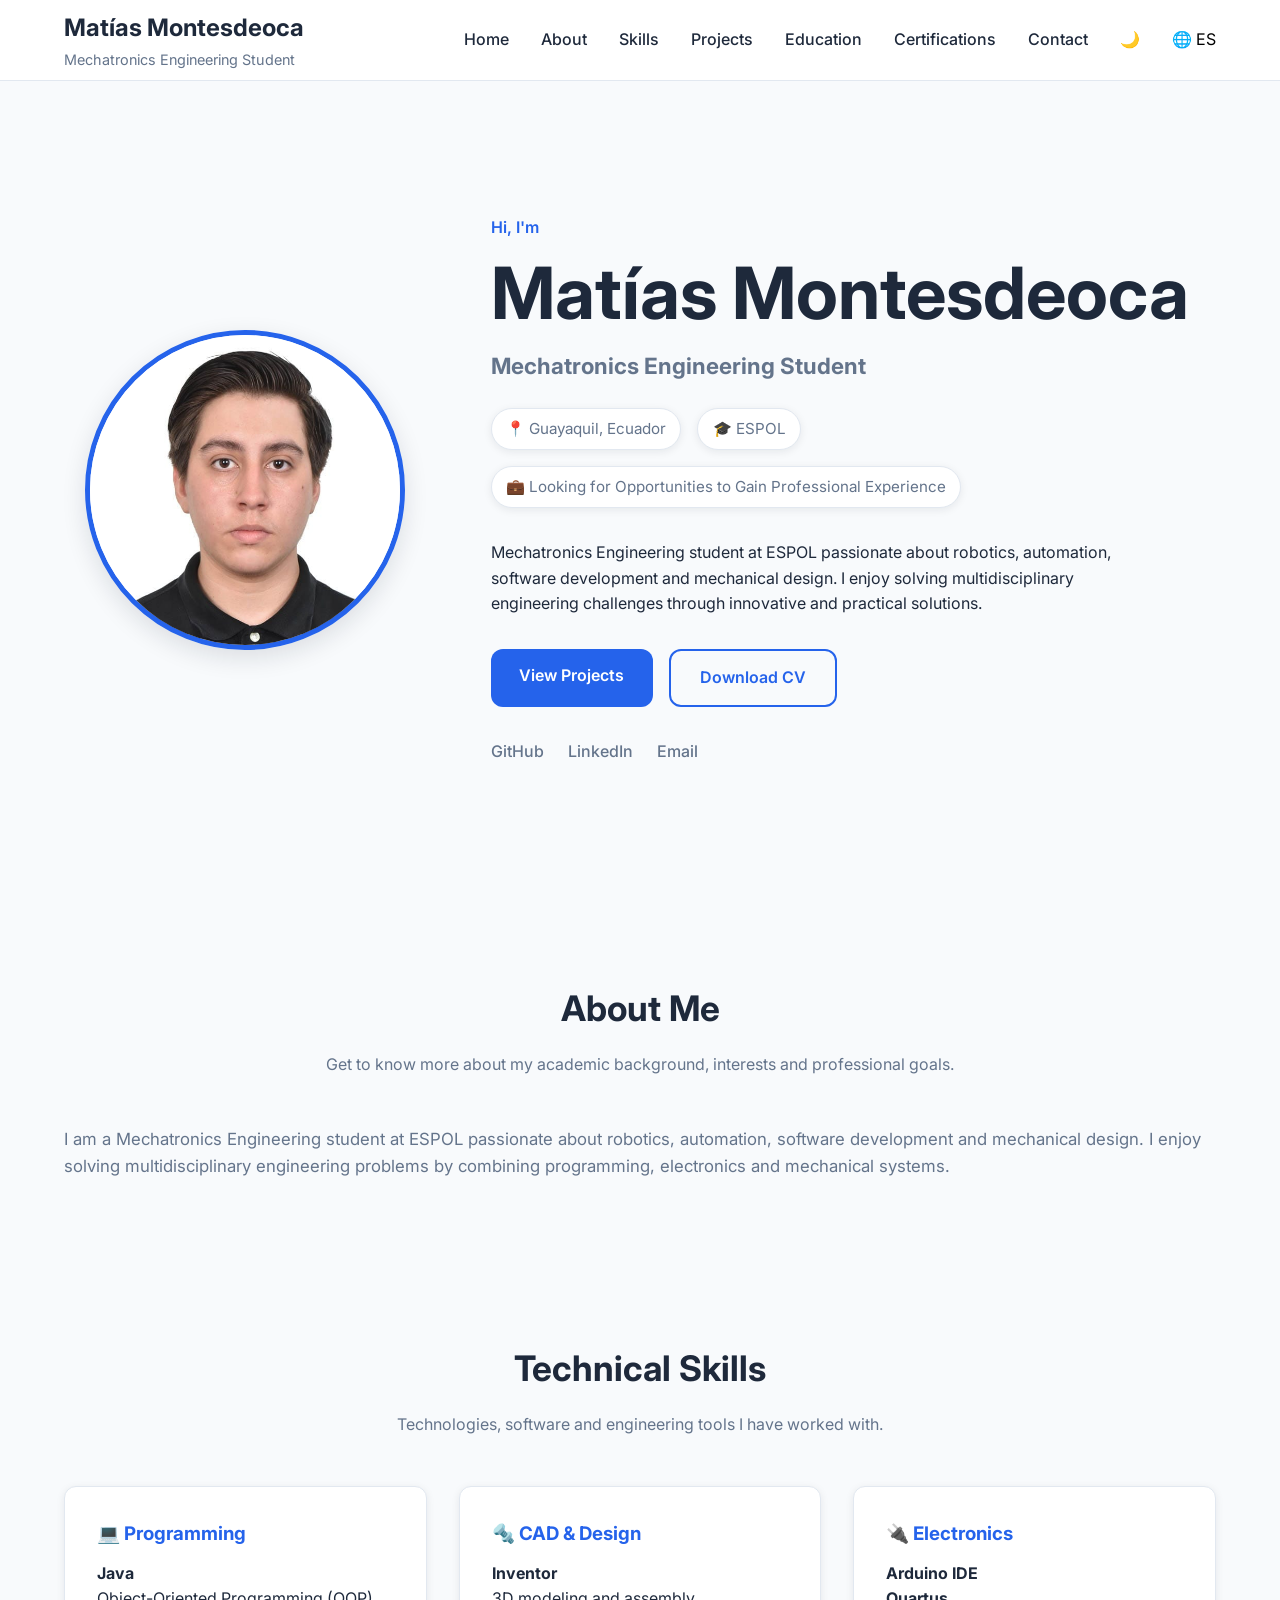
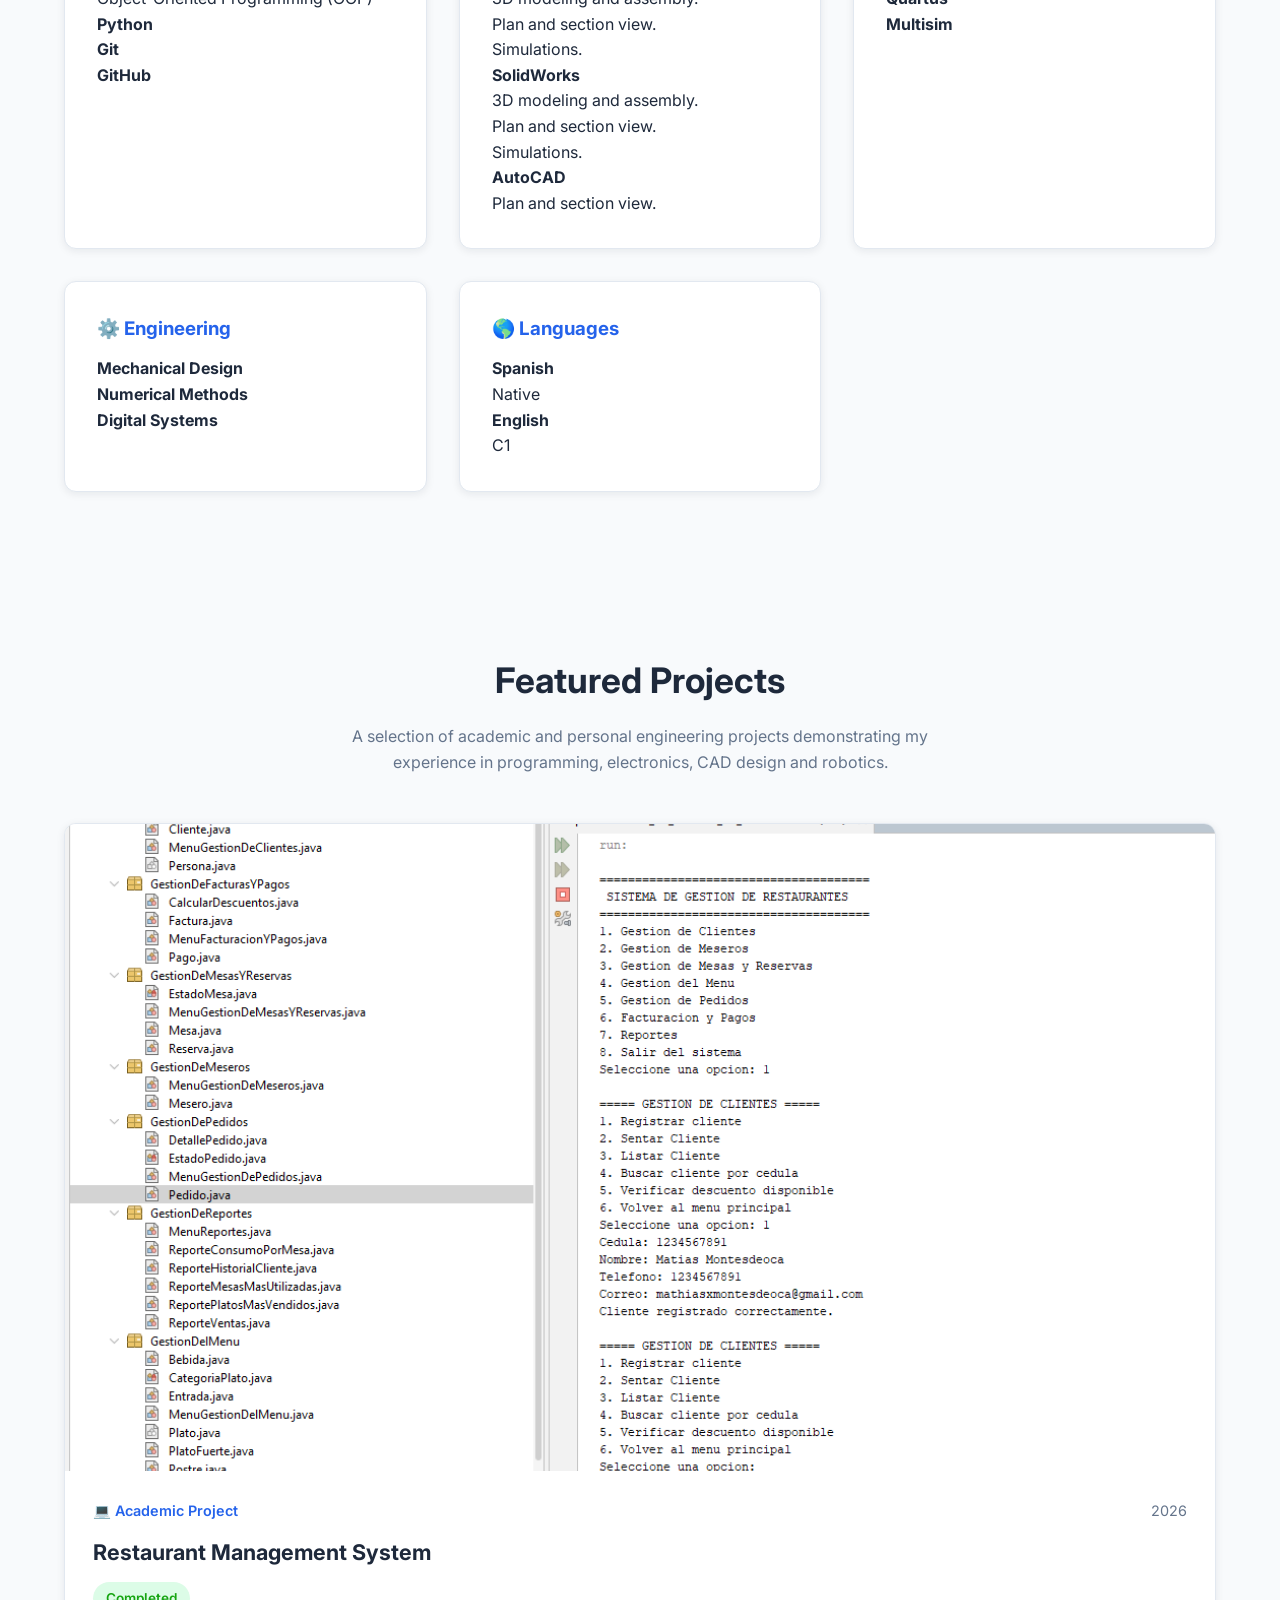
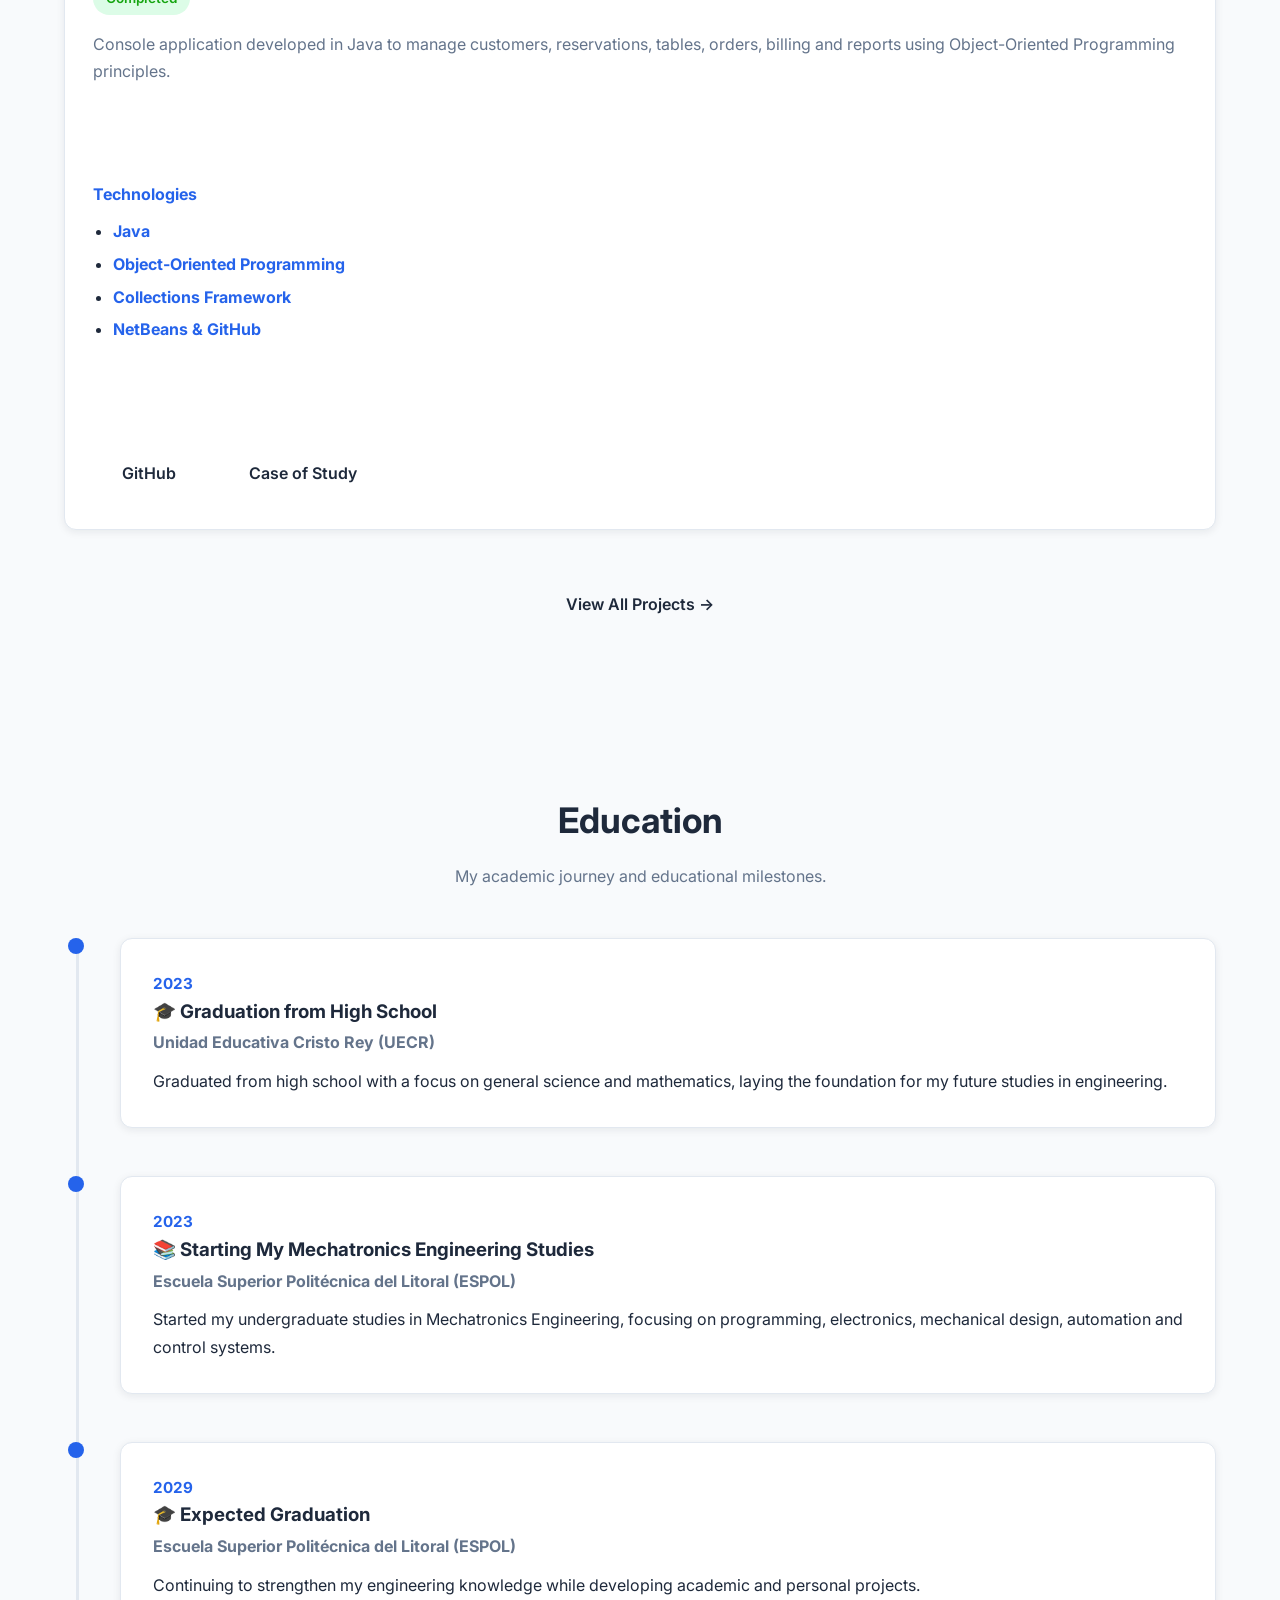
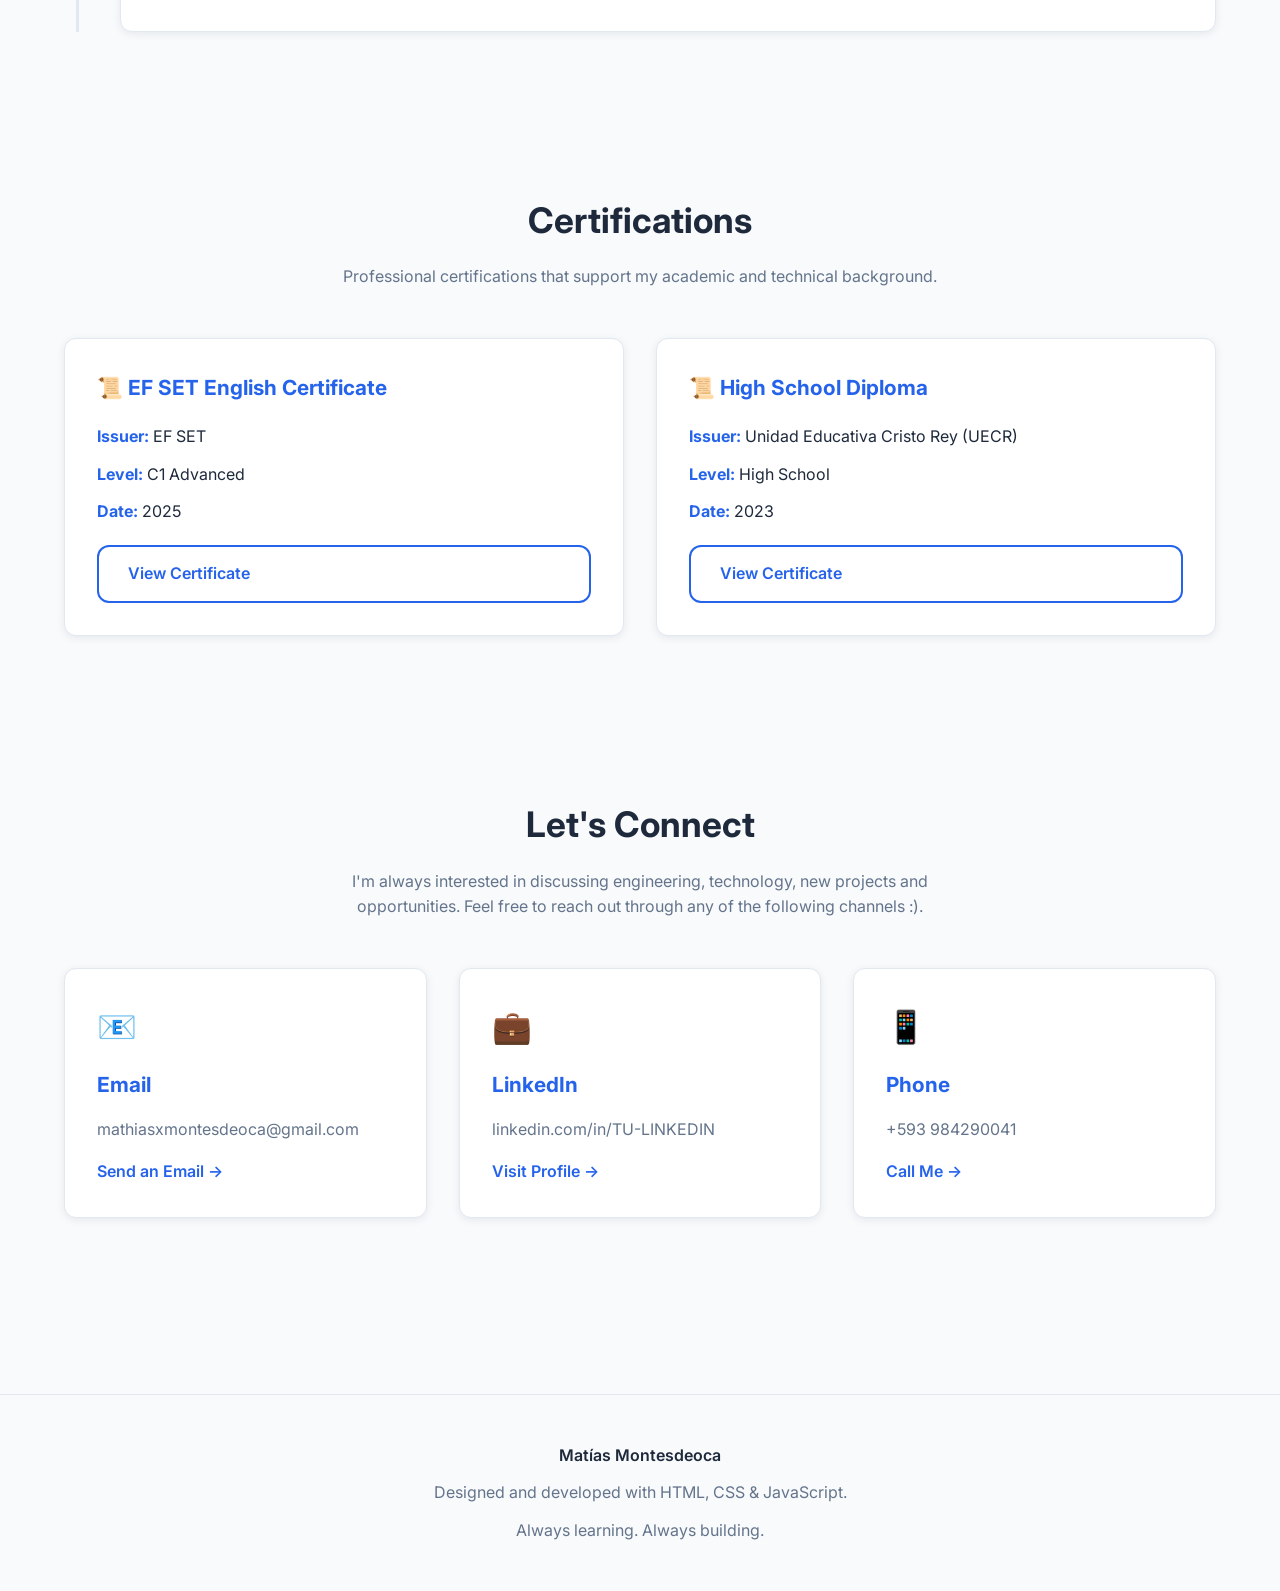
<file: index.html>
<!DOCTYPE html>
<html lang="en">

<head>

    <meta charset="UTF-8">

    <meta
        name="viewport"
        content="width=device-width, initial-scale=1.0">

    <title>
        Matías Montesdeoca | Mechatronics Engineering Student
    </title>

    <meta
        name="description"
        content="Portfolio of Matías Montesdeoca, Mechatronics Engineering student at ESPOL, interested in robotics, programming and automation.">

    <link rel="stylesheet" href="css/style.css">

    <link rel="stylesheet" href="css/header.css">

    <link rel="stylesheet" href="css/hero.css">

    <link rel="stylesheet" href="css/about.css">

    <link rel="stylesheet" href="css/skills.css">

    <link rel="stylesheet" href="css/projects.css">

    <link rel="stylesheet" href="css/education.css">

    <link rel="stylesheet" href="css/certifications.css">

    <link rel="stylesheet" href="css/contact.css">

    <link rel="stylesheet" href="css/footer.css">

    <link rel="stylesheet" href="css/dark-theme.css">

    <link rel="stylesheet" href="css/responsive.css">
    

</head>

<body>

    <div id="header"></div>

    <main>
        <div id="hero"></div>

        <div id="about"></div>

        <div id="skills"></div>

        <div id="projects"></div>

        <div id="education"></div>

        <div id="certifications"></div>

        <div id="contact"></div>
    </main>

    <div id="footer"></div>

    <script type="module" src="js/main.js"></script>

</body>

</html>
</file>
<file: css/style.css>
/* =========================================
   GOOGLE FONTS
========================================= */
@import url('https://fonts.googleapis.com/css2?family=Inter:ital,opsz,wght@0,14..32,100..900;1,14..32,100..900&display=swap');

/* =========================================
   CSS RESET
========================================= */
*{
    margin: 0;
    padding: 0;
    box-sizing: border-box;
}

/* =========================================
   CSS VARIABLES
========================================= */
:root{

    /* Colors */

    --primary-color: #2563EB;
    --background-color: #F8FAFC;
    --surface-color: #FFFFFF;

    --text-color: #1E293B;
    --text-secondary: #64748B;

    --border-color: #E2E8F0;

    /* Typography */

    --font-family: 'Inter', sans-serif;

    /* Layout */

    --max-width: 1200px;

    --border-radius: 12px;

    /* Shadows */

    --shadow-sm: 0 2px 8px rgba(15,23,42,0.08);

    --shadow-md: 0 8px 24px rgba(15,23,42,0.12);

    /* Transitions */

    --transition: 0.3s ease;

}

/* =========================================
   GLOBAL STYLES
========================================= */
/* html */

html{

    scroll-behavior: smooth;

}

/* body */

body{

    font-family: var(--font-family);

    background-color: var(--background-color);

    color: var(--text-color);

    line-height: 1.6;

    padding-top: 80px;

}

/* img */

img{

    max-width: 100%;

    display: block;

}

/* ul */

ul{

    list-style: none;

}

/* links */

a{

    color: inherit;

    text-decoration: none;

    transition: var(--transition);

}

/* buttons */

button{

    font: inherit;

    border: none;

    background: none;

    cursor: pointer;

}

/* =========================================
   LAYOUT
========================================= */
/* container */ 
.container{

    width: min(90%, var(--max-width));

    margin: 0 auto;

}

/* section */

section{

    padding: 5rem 0;

}

/* =========================================
   REUSABLE COMPONENTS
========================================= */
/* section header */
.section-header{

    text-align: center;

    margin-bottom: 3rem;

}

.section-header h2{

    font-size: 2.2rem;

    margin-bottom: 1rem;

}

.section-header p{

    color: var(--text-secondary);

    max-width: 650px;

    margin: auto;

}

/* card */
.card{

    background-color: var(--surface-color);

    border: 1px solid var(--border-color);

    border-radius: var(--border-radius);

    box-shadow: var(--shadow-sm);

    padding: 2rem;

    transition: var(--transition);

}

/* buttons */
.button{

    display: inline-block;

    padding: .9rem 1.8rem;

    border-radius: var(--border-radius);

    font-weight: 600;

    transition: var(--transition);

}

.button-primary{

    background-color: var(--primary-color);

    color: white;

}

.button-primary:hover{

    opacity: .9;

}

.button-secondary{

    border: 2px solid var(--primary-color);

    color: var(--primary-color);

}

.button-secondary:hover{

    background-color: var(--primary-color);

    color: white;

}

/* social links */
.social-links{

    display: flex;

    gap: 1.5rem;

    margin-top: 2rem;

}

.social-links a{

    font-weight: 500;

}

.social-links a:hover{

    color: var(--primary-color);

}

/* grid */
.grid{

    display: grid;

    gap: 2rem;

}
</file>
<file: css/header.css>
/* =========================================
   HEADER
========================================= */
.header{

    position: fixed;

    top: 0;

    left: 0;

    width: 100%;

    z-index: 1000;

    background-color: var(--surface-color);

    border-bottom: 1px solid var(--border-color);

}

.header-container{

    width: min(90%, var(--max-width));

    margin: 0 auto;

    display: flex;

    justify-content: space-between;

    align-items: center;

    min-height: 80px;

}


.header-info h1{

    font-size:1.5rem;

    font-weight:700;

}


.header-info p{

    color:var(--text-secondary);

    font-size:.9rem;

}


/* Navbar */

.navbar{

    display:flex;

    align-items:center;

    gap:2rem;

}


.navbar a{

    font-weight:500;

    position:relative;

}


.navbar a:hover{

    color:var(--primary-color);

}


.navbar button{

    font-size:1rem;

}


/* Menu button */

.menu-toggle{

    display:none;

    font-size:2rem;

    color:var(--text-color);

}

/* menu toggle */
.menu-toggle{

    display: none;

    align-items: center;

    justify-content: center;

    width: 48px;

    height: 48px;

    border-radius: 8px;

    transition: var(--transition);

}

.menu-toggle:hover{

    background: rgba(37,99,235,.08);

}

.menu-icon{

    font-size: 1.8rem;

    line-height: 1;

}
</file>
<file: css/hero.css>
/* =========================================
   HERO
========================================= */
.hero{

    display: flex;

    align-items: center;

    min-height: calc(100vh - 80px);

    padding: 5rem 0;

}

.hero-container{

    display: flex;

    align-items: center;

    justify-content: space-between;

    gap: 4rem;

}

.hero-image{

    flex: 1;

    display: flex;

    justify-content: center;

}

.hero-image img{

    width: 320px;

    aspect-ratio: 1;

    object-fit: cover;

    border-radius: 50%;

    border: 5px solid var(--primary-color);

    box-shadow: var(--shadow-md);

}

.hero-content{

    flex: 2;

}

.hero-greeting{

    color: var(--primary-color);

    font-weight: 600;

    margin-bottom: .75rem;

}

.hero-title{

    font-size: clamp(2.8rem, 6vw, 4.5rem);

    font-weight: 700;

    line-height: 1.1;

    margin-bottom: 1rem;

}

.hero-subtitle{

    font-size: 1.4rem;

    color: var(--text-secondary);

    margin-bottom: 1.5rem;

}

.hero-highlights{

    display: flex;

    flex-wrap: wrap;

    gap: 1rem;

    margin-bottom: 2rem;

}

.highlight-item{

    display: flex;

    align-items: center;

    gap: .35rem;

    padding: .5rem .9rem;

    background-color: var(--surface-color);

    border: 1px solid var(--border-color);

    border-radius: 999px;

    box-shadow: var(--shadow-sm);

    font-size: .95rem;

    color: var(--text-secondary);

}

.hero-description{

    max-width: 650px;

    margin-bottom: 2rem;

}

.hero-buttons{

    display: flex;

    gap: 1rem;

    margin-bottom: 2rem;

}

.social-links{

    display: flex;

    gap: 1.5rem;

    flex-wrap: wrap;

}

.social-links a{

    font-weight: 500;

    color: var(--text-secondary);

}

.social-links a:hover{

    color: var(--primary-color);

}
</file>
<file: css/about.css>
/* =========================================
   ABOUT
========================================= */

.about-content{

    display: flex;

    align-items: flex-start;

    gap: 3rem;

}

.about-text{

    flex: 2;

}

.about-description{

    font-size: 1.05rem;

    color: var(--text-secondary);

}
</file>
<file: css/skills.css>
/* =========================================
   SKILLS
========================================= */
.skills-grid{

    grid-template-columns: repeat(auto-fit, minmax(280px,1fr));

}

.skill-card h3{

    color: var(--primary-color);

    margin-bottom: .75rem;

}

.skill-description{

    color: var(--text-secondary);

    font-size: .95rem;

    margin-bottom: 1.25rem;

}

.skill-list{

    list-style: disc;

    padding-left: 1.25rem;

}

.skill-list li{

    margin-bottom: .5rem;

    color: var(--text-color);

}
</file>
<file: css/projects.css>
/* =========================================
   PROJECTS
========================================= */
.projects-grid{

    display:grid;

    grid-template-columns:repeat(auto-fit,minmax(340px,1fr));

    gap:2rem;

    margin-top:3rem;

}

.projects-footer{

    text-align:center;

    margin-top:3rem;

}

.project-card{

    display: flex;

    flex-direction: column;

    overflow: hidden;

    padding: 0;

    transition: var(--transition);

}

.project-image{

    width: 100%;

    aspect-ratio: 16 / 9;

    overflow: hidden;

}

.project-image img{

    width: 100%;

    height: 100%;

    object-fit: cover;

    display: block;

    transition: var(--transition);

}

.project-content{

    padding: 1.75rem;

    display: flex;

    flex-direction: column;

    gap: 1rem;

    flex: 1;

}

.project-header{

    display: flex;

    justify-content: space-between;

    align-items: center;

}

.project-type{

    font-size: .9rem;

    font-weight: 600;

    color: var(--primary-color);

}

.project-year{

    color: var(--text-secondary);

    font-size: .9rem;

}

.project-title{

    font-size: 1.35rem;

    color: var(--text-color);

    line-height: 1.3;

}

.project-status{

    width: fit-content;

    padding: .35rem .8rem;

    border-radius: 999px;

    font-size: .85rem;

    font-weight: 600;

}

.project-status.completed{

    background:#dcfce7;

    color:#16a511;

}

.project-status.in-progress{

    background:#dcfce7;

    color:#bd4703;

}

.project-status.planned{

    background:#dcfce7;

    color:#0400ff;
}

.project-description{

    color: var(--text-secondary);

    line-height: 1.7;

}

.project-technologies h4{

    margin-bottom: .75rem;

    color: var(--primary-color);

}

.technology-list{

    list-style: disc;

    padding-left: 1.25rem;

}

.technology-list li{

    margin-bottom: .45rem;

}

.technology-list strong{

    color: var(--primary-color);

}

.project-buttons{

    display:flex;

    gap:1rem;

    margin-top:auto;

}

.project-card.hidden{

    opacity:0;

    transform:translateY(30px);

}


.project-card.show{

    opacity:1;

    transform:translateY(0);

}


.project-card{

    transition:0.5s ease;

}
</file>
<file: css/education.css>
/* =========================================
   EDUCATION
========================================= */
.timeline{

    position: relative;

    display: flex;

    flex-direction: column;

    gap: 3rem;

}

.timeline::before{

    content: "";

    position: absolute;

    left: 12px;

    top: 0;

    bottom: 0;

    width: 3px;

    background: var(--border-color);

}

.timeline-item{

    display: flex;

    gap: 2rem;

    position: relative;

}

.timeline-marker{

    width: 24px;

    display: flex;

    justify-content: center;

}

.timeline-marker span{

    width: 16px;

    height: 16px;

    border-radius: 50%;

    background: var(--primary-color);

    position: relative;

    z-index: 1;

}

.timeline-content{

    flex: 1;

}

.timeline-year{

    color: var(--primary-color);

    font-weight: 700;

    font-size: .95rem;

}

.timeline-content h4{

    color: var(--text-secondary);

    margin-top: .25rem;

}

.timeline-content p{

    margin-top: .75rem;

    line-height: 1.7;

}
</file>
<file: css/certifications.css>
/* =========================================
   CERTIFICATIONS
========================================= */
.certifications-grid{

    display:grid;

    grid-template-columns:repeat(auto-fit,minmax(320px,1fr));

    gap:2rem;

    margin-top:3rem;

}

.certification-card{

    display:flex;

    flex-direction:column;

    gap:1.25rem;

}

.certification-title{

    color:var(--primary-color);

    font-size:1.3rem;

}

.certification-details{

    list-style:none;

    display:flex;

    flex-direction:column;

    gap:.75rem;

}

.certification-details strong{

    color:var(--primary-color);

}
</file>
<file: css/contact.css>
/* =========================================
   CONTACT
========================================= */
.contact-grid{

    display: grid;

    grid-template-columns: repeat(auto-fit, minmax(280px, 1fr));

    gap: 2rem;

    margin-top: 3rem;

}

.contact-card{

    display: flex;

    flex-direction: column;

    gap: 1rem;

    text-decoration: none;

    color: inherit;

    transition: var(--transition);

}

.contact-icon{

    font-size: 2rem;

}

.contact-title{

    color: var(--primary-color);

    font-size: 1.3rem;

}

.contact-info{

    color: var(--text-secondary);

    line-height: 1.6;

}

.contact-link{

    margin-top: auto;

    font-weight: 600;

    color: var(--primary-color);

}

.contact-card:hover{

    transform: translateY(-6px);

    box-shadow: 0 12px 30px rgba(0,0,0,.12);

}

.contact-card:hover .contact-icon{

    transform: scale(1.15);

}

.contact-icon{

    transition: var(--transition);

}

.contact-card{

    cursor: pointer;

}
</file>
<file: css/footer.css>
/* =========================================
   FOOTER
========================================= */
.footer{

    margin-top: 6rem;

    padding: 3rem 0;

    text-align: center;

    border-top: 1px solid var(--border-color);

}

.footer .container{

    display: flex;

    flex-direction: column;

    gap: .75rem;

}

.footer p{

    color: var(--text-secondary);

}

.footer p:first-child{

    font-weight: 600;

    color: var(--text-color);

}
</file>
<file: css/dark-theme.css>
body.dark-theme{

    --background-color: #0F172A;

    --surface-color: #1E293B;

    --text-color: #F8FAFC;

    --text-secondary: #CBD5E1;

    --border-color: #334155;

}

.project-status.completed{

    background:#dcfce7;

    color:#16a511;

}

.project-status.in-progress{

    background:#dcfce7;

    color:#bd4703;

}

.project-status.planned{

    background:#dcfce7;

    color:#0400ff;
}
</file>
<file: css/responsive.css>
/* =========================================
   LARGE LAPTOPS
========================================= */

@media (max-width:1200px){

    .container{

        width:92%;

    }

}


/* =========================================
   TABLETS
========================================= */

@media (max-width:992px){


    /* HEADER */

    .header-container{

        min-height:70px;

    }


    .menu-toggle{

        display:flex;

    }


    .navbar{

        display:none;

        position:absolute;

        top:70px;

        left:0;

        width:100%;

        background:var(--surface-color);

        flex-direction:column;

        align-items:center;

        padding:2rem;

        border-bottom:1px solid var(--border-color);
        
        box-shadow: var(--shadow-md);

        gap: 1.5rem;

    }


    .navbar.active{

        display:flex;

    }



    /* HERO */

    .hero{

        min-height:auto;

        padding:4rem 0;

    }


    .hero-container{

        flex-direction:column;

        text-align:center;

    }


    .hero-image img{

        width:260px;

    }


    .hero-content{

        display:flex;

        flex-direction:column;

        align-items:center;

    }


    .hero-buttons{

        justify-content:center;

    }



    /* GRIDS */


    .projects-grid,
    .certifications-grid,
    .contact-grid{

        grid-template-columns:1fr;

    }



}


/* =========================================
   MOBILE
========================================= */

@media (max-width:768px){


    html{

        font-size:15px;

    }



    /* HEADER */

    .header-info h1{

        font-size:1.3rem;

    }



    /* HERO */

    .hero-title{

        font-size:2.8rem;

    }


    .hero-image img{

        width:220px;

    }


    .hero-buttons{

        flex-direction:column;

        width:100%;

    }


    .hero-buttons a{

        width:100%;

    }



    /* ABOUT */

    .about-content{

        flex-direction:column;

    }



    /* PROJECT BUTTONS */

    .project-buttons{

        flex-direction:column;

    }


}


/* =========================================
   SMALL MOBILE
========================================= */

@media (max-width:576px){


    .section-header h2{

        font-size:2rem;

    }


    .hero-title{

        font-size:2.4rem;

    }


}
</file>
